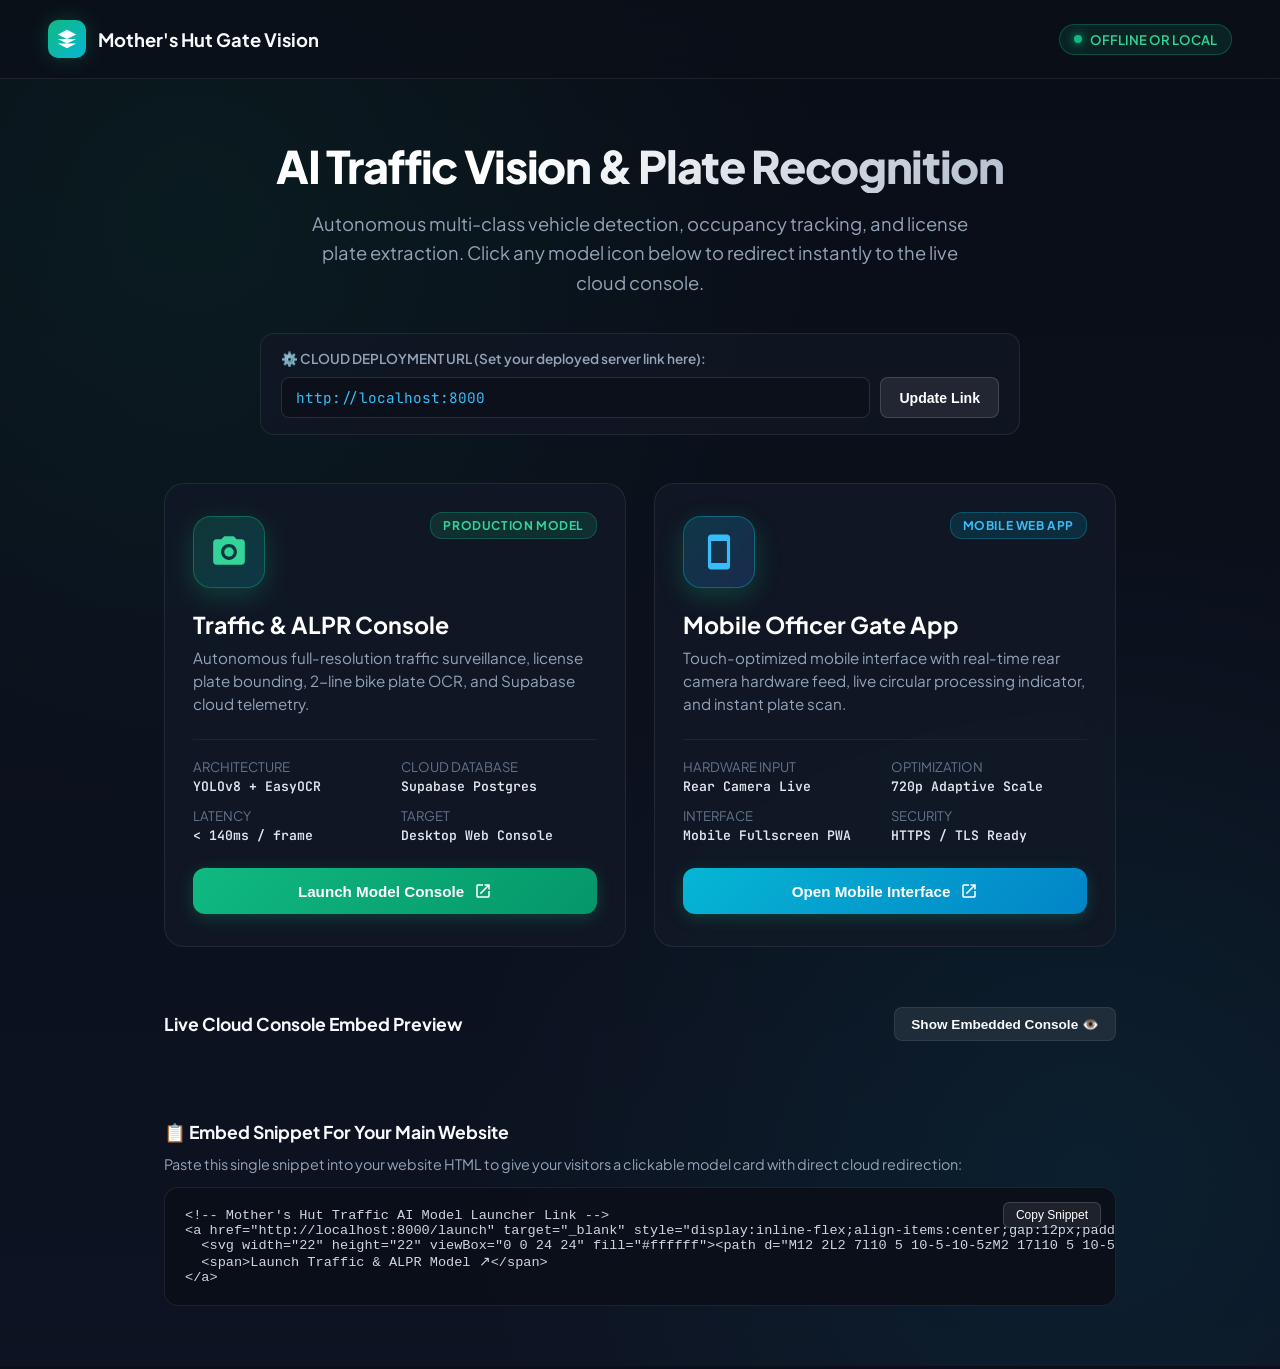
<file: website_integration/index.html>
<!DOCTYPE html>
<html lang="en">
<head>
    <meta charset="UTF-8">
    <meta name="viewport" content="width=device-width, initial-scale=1.0">
    <title>Main Website Portal | Mother's Hut Traffic AI</title>
    <link rel="preconnect" href="https://fonts.googleapis.com">
    <link rel="preconnect" href="https://fonts.gstatic.com" crossorigin>
    <link href="https://fonts.googleapis.com/css2?family=Plus+Jakarta+Sans:wght@300;400;500;600;700;800&family=JetBrains+Mono:wght@400;500;600&display=swap" rel="stylesheet">
    <style>
        :root {
            --bg-body: #0b0f19;
            --bg-card: rgba(18, 24, 38, 0.85);
            --bg-card-hover: rgba(26, 35, 54, 0.95);
            --border-card: rgba(255, 255, 255, 0.08);
            --border-active: rgba(16, 185, 129, 0.4);
            --primary: #10b981;
            --primary-glow: rgba(16, 185, 129, 0.25);
            --accent-cyan: #06b6d4;
            --accent-blue: #3b82f6;
            --text-main: #f8fafc;
            --text-muted: #94a3b8;
            --text-dim: #64748b;
        }

        * {
            box-sizing: border-box;
            margin: 0;
            padding: 0;
        }

        body {
            font-family: 'Plus Jakarta Sans', -apple-system, BlinkMacSystemFont, sans-serif;
            background-color: var(--bg-body);
            color: var(--text-main);
            min-height: 100vh;
            overflow-x: hidden;
            background-image: 
                radial-gradient(circle at 15% 15%, rgba(16, 185, 129, 0.08) 0%, transparent 40%),
                radial-gradient(circle at 85% 85%, rgba(6, 182, 212, 0.08) 0%, transparent 40%),
                linear-gradient(to bottom, #090d16, #0d1322);
        }

        /* Top Navigation */
        .navbar {
            display: flex;
            align-items: center;
            justify-content: space-between;
            padding: 20px 48px;
            border-bottom: 1px solid var(--border-card);
            backdrop-filter: blur(12px);
            position: sticky;
            top: 0;
            z-index: 50;
            background: rgba(11, 15, 25, 0.75);
        }

        .brand {
            display: flex;
            align-items: center;
            gap: 12px;
            text-decoration: none;
            color: var(--text-main);
            font-weight: 700;
            font-size: 1.15rem;
        }

        .brand-icon {
            width: 38px;
            height: 38px;
            border-radius: 10px;
            background: linear-gradient(135deg, #10b981, #06b6d4);
            display: flex;
            align-items: center;
            justify-content: center;
            box-shadow: 0 0 20px var(--primary-glow);
        }

        .brand-icon svg {
            width: 22px;
            height: 22px;
            fill: #ffffff;
        }

        .nav-links {
            display: flex;
            align-items: center;
            gap: 24px;
        }

        .cloud-badge {
            display: inline-flex;
            align-items: center;
            gap: 8px;
            padding: 6px 14px;
            background: rgba(16, 185, 129, 0.12);
            border: 1px solid rgba(16, 185, 129, 0.3);
            border-radius: 20px;
            font-size: 0.82rem;
            font-weight: 600;
            color: #34d399;
        }

        .pulse-dot {
            width: 8px;
            height: 8px;
            border-radius: 50%;
            background-color: #10b981;
            box-shadow: 0 0 10px #10b981;
            animation: pulse 1.8s infinite;
        }

        @keyframes pulse {
            0% { transform: scale(0.95); box-shadow: 0 0 0 0 rgba(16, 185, 129, 0.7); }
            70% { transform: scale(1.1); box-shadow: 0 0 0 8px rgba(16, 185, 129, 0); }
            100% { transform: scale(0.95); box-shadow: 0 0 0 0 rgba(16, 185, 129, 0); }
        }

        /* Hero Container */
        .hero {
            max-width: 1200px;
            margin: 60px auto 40px;
            padding: 0 24px;
            text-align: center;
        }

        .hero-title {
            font-size: 2.8rem;
            font-weight: 800;
            letter-spacing: -0.03em;
            line-height: 1.2;
            margin-bottom: 16px;
            background: linear-gradient(135deg, #ffffff 40%, #94a3b8 100%);
            -webkit-background-clip: text;
            -webkit-text-fill-color: transparent;
        }

        .hero-desc {
            font-size: 1.15rem;
            color: var(--text-muted);
            max-width: 680px;
            margin: 0 auto 36px;
            line-height: 1.6;
        }

        /* Server URL Config Bar */
        .config-card {
            max-width: 760px;
            margin: 0 auto 48px;
            background: rgba(18, 24, 38, 0.7);
            border: 1px solid var(--border-card);
            border-radius: 14px;
            padding: 16px 20px;
            display: flex;
            flex-direction: column;
            gap: 10px;
            text-align: left;
        }

        .config-header {
            font-size: 0.85rem;
            font-weight: 600;
            color: var(--text-muted);
            display: flex;
            align-items: center;
            justify-content: space-between;
        }

        .config-input-row {
            display: flex;
            gap: 10px;
        }

        .config-input {
            flex: 1;
            background: rgba(11, 15, 25, 0.8);
            border: 1px solid rgba(255, 255, 255, 0.12);
            border-radius: 8px;
            padding: 10px 14px;
            font-family: 'JetBrains Mono', monospace;
            font-size: 0.9rem;
            color: #38bdf8;
            outline: none;
            transition: all 0.2s;
        }

        .config-input:focus {
            border-color: var(--primary);
            box-shadow: 0 0 10px var(--primary-glow);
        }

        .config-save-btn {
            background: rgba(255, 255, 255, 0.08);
            border: 1px solid rgba(255, 255, 255, 0.15);
            color: #fff;
            padding: 10px 18px;
            border-radius: 8px;
            font-weight: 600;
            font-size: 0.88rem;
            cursor: pointer;
            transition: all 0.2s;
        }

        .config-save-btn:hover {
            background: rgba(255, 255, 255, 0.15);
        }

        /* Main Model Showcase Card */
        .models-grid {
            display: grid;
            grid-template-columns: repeat(auto-fit, minmax(360px, 1fr));
            gap: 28px;
            max-width: 1000px;
            margin: 0 auto 60px;
            padding: 0 24px;
        }

        .model-card {
            background: var(--bg-card);
            border: 1px solid var(--border-card);
            border-radius: 20px;
            padding: 32px 28px;
            text-align: left;
            position: relative;
            cursor: pointer;
            transition: all 0.3s cubic-bezier(0.16, 1, 0.3, 1);
            display: flex;
            flex-direction: column;
            backdrop-filter: blur(16px);
            text-decoration: none;
            color: inherit;
        }

        .model-card:hover {
            transform: translateY(-6px);
            background: var(--bg-card-hover);
            border-color: var(--border-active);
            box-shadow: 0 20px 40px -15px rgba(16, 185, 129, 0.25);
        }

        .model-icon-box {
            width: 72px;
            height: 72px;
            border-radius: 18px;
            background: linear-gradient(135deg, rgba(16, 185, 129, 0.2), rgba(6, 182, 212, 0.2));
            border: 1px solid rgba(16, 185, 129, 0.4);
            display: flex;
            align-items: center;
            justify-content: center;
            margin-bottom: 22px;
            box-shadow: 0 8px 24px var(--primary-glow);
            transition: transform 0.3s;
        }

        .model-card:hover .model-icon-box {
            transform: scale(1.08) rotate(2deg);
        }

        .model-icon-box svg {
            width: 38px;
            height: 38px;
            fill: #34d399;
        }

        .model-tag {
            position: absolute;
            top: 28px;
            right: 28px;
            padding: 5px 12px;
            border-radius: 12px;
            font-size: 0.75rem;
            font-weight: 700;
            text-transform: uppercase;
            letter-spacing: 0.05em;
            background: rgba(16, 185, 129, 0.15);
            color: #34d399;
            border: 1px solid rgba(16, 185, 129, 0.3);
        }

        .model-title {
            font-size: 1.45rem;
            font-weight: 700;
            margin-bottom: 8px;
            color: #ffffff;
        }

        .model-subtitle {
            font-size: 0.95rem;
            color: var(--text-muted);
            line-height: 1.5;
            margin-bottom: 24px;
            flex-grow: 1;
        }

        .model-specs {
            display: grid;
            grid-template-columns: 1fr 1fr;
            gap: 12px;
            padding-top: 18px;
            border-top: 1px solid rgba(255, 255, 255, 0.06);
            margin-bottom: 24px;
        }

        .spec-item {
            font-size: 0.82rem;
        }

        .spec-label {
            color: var(--text-dim);
            margin-bottom: 3px;
        }

        .spec-value {
            font-weight: 600;
            color: #e2e8f0;
            font-family: 'JetBrains Mono', monospace;
        }

        .launch-btn {
            display: flex;
            align-items: center;
            justify-content: center;
            gap: 10px;
            padding: 14px 20px;
            border-radius: 12px;
            background: linear-gradient(135deg, #10b981, #059669);
            color: #ffffff;
            font-weight: 700;
            font-size: 0.95rem;
            border: none;
            transition: all 0.2s;
            box-shadow: 0 4px 16px var(--primary-glow);
        }

        .launch-btn:hover {
            filter: brightness(1.1);
            box-shadow: 0 6px 24px rgba(16, 185, 129, 0.4);
        }

        .launch-btn svg {
            width: 18px;
            height: 18px;
            fill: currentColor;
            transition: transform 0.2s;
        }

        .model-card:hover .launch-btn svg {
            transform: translateX(3px) translateY(-3px);
        }

        /* Embedded Iframe Preview Option */
        .preview-section {
            max-width: 1000px;
            margin: 0 auto 80px;
            padding: 0 24px;
        }

        .preview-header {
            display: flex;
            align-items: center;
            justify-content: space-between;
            margin-bottom: 16px;
        }

        .preview-toggle-btn {
            background: rgba(255, 255, 255, 0.08);
            border: 1px solid var(--border-card);
            color: var(--text-main);
            padding: 8px 16px;
            border-radius: 8px;
            font-size: 0.85rem;
            font-weight: 600;
            cursor: pointer;
            transition: all 0.2s;
        }

        .preview-toggle-btn:hover {
            background: rgba(255, 255, 255, 0.14);
        }

        .iframe-container {
            width: 100%;
            height: 680px;
            border-radius: 16px;
            border: 1px solid var(--border-card);
            overflow: hidden;
            background: #000;
            display: none;
            box-shadow: 0 24px 60px rgba(0, 0, 0, 0.6);
        }

        .iframe-container iframe {
            width: 100%;
            height: 100%;
            border: none;
        }

        /* Integration Code Box */
        .code-section {
            max-width: 1000px;
            margin: 0 auto 60px;
            padding: 0 24px;
            text-align: left;
        }

        .code-box {
            background: rgba(11, 15, 25, 0.9);
            border: 1px solid var(--border-card);
            border-radius: 14px;
            padding: 20px;
            font-family: 'JetBrains Mono', monospace;
            font-size: 0.85rem;
            color: #cbd5e1;
            position: relative;
            overflow-x: auto;
        }

        .copy-snippet-btn {
            position: absolute;
            top: 14px;
            right: 14px;
            background: rgba(255, 255, 255, 0.08);
            border: 1px solid rgba(255, 255, 255, 0.15);
            color: #fff;
            padding: 5px 12px;
            border-radius: 6px;
            font-size: 0.75rem;
            cursor: pointer;
        }

        .copy-snippet-btn:hover {
            background: var(--primary);
        }

        @media (max-width: 768px) {
            .navbar { padding: 16px 20px; }
            .hero-title { font-size: 2.1rem; }
            .models-grid { grid-template-columns: 1fr; }
            .config-input-row { flex-direction: column; }
        }
    </style>
</head>
<body>

    <!-- Top Navigation -->
    <nav class="navbar">
        <a href="#" class="brand">
            <div class="brand-icon">
                <svg viewBox="0 0 24 24"><path d="M12 2L2 7l10 5 10-5-10-5zM2 17l10 5 10-5M2 12l10 5 10-5"/></svg>
            </div>
            <span>Mother's Hut Gate Vision</span>
        </a>
        <div class="nav-links">
            <div class="cloud-badge">
                <span class="pulse-dot"></span>
                <span id="serverStatusText">CLOUD SERVER ACTIVE</span>
            </div>
        </div>
    </nav>

    <!-- Hero Section -->
    <section class="hero">
        <h1 class="hero-title">AI Traffic Vision & Plate Recognition</h1>
        <p class="hero-desc">
            Autonomous multi-class vehicle detection, occupancy tracking, and license plate extraction. Click any model icon below to redirect instantly to the live cloud console.
        </p>

        <!-- Dynamic Server Target URL Config -->
        <div class="config-card">
            <div class="config-header">
                <span>⚙️ CLOUD DEPLOYMENT URL (Set your deployed server link here):</span>
                <span id="savedIndicator" style="color: #34d399; display: none;">Saved!</span>
            </div>
            <div class="config-input-row">
                <input type="text" id="cloudServerInput" class="config-input" value="http://localhost:8000" placeholder="https://your-cloud-app.railway.app or onrender.com">
                <button class="config-save-btn" onclick="saveCloudUrl()">Update Link</button>
            </div>
        </div>
    </section>

    <!-- Model Showcase Cards -->
    <div class="models-grid">

        <!-- Model 1: Desktop Gate Operations Console -->
        <a id="desktopCardLink" href="http://localhost:8000" target="_blank" class="model-card">
            <span class="model-tag">Production Model</span>
            <div class="model-icon-box">
                <!-- Camera / AI Vision Icon -->
                <svg viewBox="0 0 24 24">
                    <path d="M12 15a3 3 0 100-6 3 3 0 000 6z"/>
                    <path d="M20 4h-3.17L15 2H9L7.17 4H4c-1.1 0-2 .9-2 2v12c0 1.1.9 2 2 2h16c1.1 0 2-.9 2-2V6c0-1.1-.9-2-2-2zm-8 13c-2.76 0-5-2.24-5-5s2.24-5 5-5 5 2.24 5 5-2.24 5-5 5z"/>
                </svg>
            </div>
            <h2 class="model-title">Traffic & ALPR Console</h2>
            <p class="model-subtitle">
                Autonomous full-resolution traffic surveillance, license plate bounding, 2-line bike plate OCR, and Supabase cloud telemetry.
            </p>
            <div class="model-specs">
                <div class="spec-item">
                    <div class="spec-label">ARCHITECTURE</div>
                    <div class="spec-value">YOLOv8 + EasyOCR</div>
                </div>
                <div class="spec-item">
                    <div class="spec-label">CLOUD DATABASE</div>
                    <div class="spec-value">Supabase Postgres</div>
                </div>
                <div class="spec-item">
                    <div class="spec-label">LATENCY</div>
                    <div class="spec-value">&lt; 140ms / frame</div>
                </div>
                <div class="spec-item">
                    <div class="spec-label">TARGET</div>
                    <div class="spec-value">Desktop Web Console</div>
                </div>
            </div>
            <button class="launch-btn" type="button">
                <span>Launch Model Console</span>
                <svg viewBox="0 0 24 24"><path d="M19 19H5V5h7V3H5c-1.11 0-2 .9-2 2v14c0 1.1.89 2 2 2h14c1.1 0 2-.9 2-2v-7h-2v7zM14 3v2h3.59l-9.83 9.83 1.41 1.41L19 6.41V10h2V3h-7z"/></svg>
            </button>
        </a>

        <!-- Model 2: Mobile Back Camera PWA -->
        <a id="mobileCardLink" href="http://localhost:8000/mobile" target="_blank" class="model-card">
            <span class="model-tag" style="background: rgba(6, 182, 212, 0.15); color: #38bdf8; border-color: rgba(6, 182, 212, 0.3);">Mobile Web App</span>
            <div class="model-icon-box" style="background: linear-gradient(135deg, rgba(6, 182, 212, 0.2), rgba(59, 130, 246, 0.2)); border-color: rgba(6, 182, 212, 0.4);">
                <!-- Smartphone / Mobile Camera Icon -->
                <svg viewBox="0 0 24 24" style="fill: #38bdf8;">
                    <path d="M17 1.01L7 1c-1.1 0-2 .9-2 2v18c0 1.1.9 2 2 2h10c1.1 0 2-.9 2-2V3c0-1.1-.9-1.99-2-1.99zM17 19H7V5h10v14z"/>
                </svg>
            </div>
            <h2 class="model-title">Mobile Officer Gate App</h2>
            <p class="model-subtitle">
                Touch-optimized mobile interface with real-time rear camera hardware feed, live circular processing indicator, and instant plate scan.
            </p>
            <div class="model-specs">
                <div class="spec-item">
                    <div class="spec-label">HARDWARE INPUT</div>
                    <div class="spec-value">Rear Camera Live</div>
                </div>
                <div class="spec-item">
                    <div class="spec-label">OPTIMIZATION</div>
                    <div class="spec-value">720p Adaptive Scale</div>
                </div>
                <div class="spec-item">
                    <div class="spec-label">INTERFACE</div>
                    <div class="spec-value">Mobile Fullscreen PWA</div>
                </div>
                <div class="spec-item">
                    <div class="spec-label">SECURITY</div>
                    <div class="spec-value">HTTPS / TLS Ready</div>
                </div>
            </div>
            <button class="launch-btn" style="background: linear-gradient(135deg, #06b6d4, #0284c7);" type="button">
                <span>Open Mobile Interface</span>
                <svg viewBox="0 0 24 24"><path d="M19 19H5V5h7V3H5c-1.11 0-2 .9-2 2v14c0 1.1.89 2 2 2h14c1.1 0 2-.9 2-2v-7h-2v7zM14 3v2h3.59l-9.83 9.83 1.41 1.41L19 6.41V10h2V3h-7z"/></svg>
            </button>
        </a>

    </div>

    <!-- Live Preview Frame Toggle -->
    <section class="preview-section">
        <div class="preview-header">
            <h3 style="font-size: 1.1rem; font-weight: 700;">Live Cloud Console Embed Preview</h3>
            <button class="preview-toggle-btn" onclick="toggleEmbedPreview()">Show Embedded Console 👁️</button>
        </div>
        <div id="embedContainer" class="iframe-container">
            <iframe id="previewIframe" src="" loading="lazy"></iframe>
        </div>
    </section>

    <!-- Ready-to-paste Code Snippet for User's Website -->
    <section class="code-section">
        <h3 style="font-size: 1.1rem; font-weight: 700; margin-bottom: 12px;">📋 Embed Snippet For Your Main Website</h3>
        <p style="color: var(--text-muted); font-size: 0.9rem; margin-bottom: 14px;">
            Paste this single snippet into your website HTML to give your visitors a clickable model card with direct cloud redirection:
        </p>
        <div class="code-box">
            <button class="copy-snippet-btn" onclick="copySnippet()">Copy Snippet</button>
            <pre id="snippetCode">&lt;!-- Mother's Hut Traffic AI Model Launcher Link --&gt;
&lt;a href="YOUR_CLOUD_SERVER_URL/launch" target="_blank" style="display:inline-flex;align-items:center;gap:12px;padding:12px 24px;background:#10b981;color:#fff;text-decoration:none;border-radius:10px;font-weight:bold;font-family:sans-serif;"&gt;
  &lt;span&gt;🚀 Launch AI Traffic Model&lt;/span&gt;
&lt;/a&gt;</pre>
        </div>
    </section>

    <script>
        const STORAGE_KEY = "mothers_hut_cloud_server_url";

        function getBaseUrl() {
            return localStorage.getItem(STORAGE_KEY) || (window.location.origin.includes(":8000") ? window.location.origin : "http://localhost:8000");
        }

        function updateCardLinks() {
            const baseUrl = getBaseUrl().replace(/\/$/, "");
            document.getElementById("cloudServerInput").value = baseUrl;
            document.getElementById("desktopCardLink").href = baseUrl + "/";
            document.getElementById("mobileCardLink").href = baseUrl + "/mobile";
            
            // Update snippet
            document.getElementById("snippetCode").textContent = 
`<!-- Mother's Hut Traffic AI Model Launcher Link -->
<a href="${baseUrl}/launch" target="_blank" style="display:inline-flex;align-items:center;gap:12px;padding:14px 24px;background:linear-gradient(135deg, #10b981, #06b6d4);color:#ffffff;text-decoration:none;border-radius:12px;font-weight:700;font-family:system-ui,sans-serif;box-shadow:0 4px 14px rgba(16,185,129,0.35);">
  <svg width="22" height="22" viewBox="0 0 24 24" fill="#ffffff"><path d="M12 2L2 7l10 5 10-5-10-5zM2 17l10 5 10-5M2 12l10 5 10-5"/></svg>
  <span>Launch Traffic & ALPR Model ↗</span>
</a>`;

            // Check health
            checkCloudHealth(baseUrl);
        }

        function saveCloudUrl() {
            let inputUrl = document.getElementById("cloudServerInput").value.trim().replace(/\/$/, "");
            if (!inputUrl.startsWith("http://") && !inputUrl.startsWith("https://")) {
                inputUrl = "https://" + inputUrl;
            }
            localStorage.setItem(STORAGE_KEY, inputUrl);
            updateCardLinks();

            const ind = document.getElementById("savedIndicator");
            ind.style.display = "inline";
            setTimeout(() => { ind.style.display = "none"; }, 2500);
        }

        async function checkCloudHealth(url) {
            const statusText = document.getElementById("serverStatusText");
            try {
                const res = await fetch(url + "/api/health", { method: "GET", mode: "cors" });
                if (res.ok) {
                    statusText.textContent = "CLOUD SERVER ONLINE";
                    statusText.parentElement.style.borderColor = "rgba(16, 185, 129, 0.4)";
                } else {
                    statusText.textContent = "SERVER REACHABLE";
                }
            } catch (e) {
                statusText.textContent = "OFFLINE OR LOCAL";
            }
        }

        function toggleEmbedPreview() {
            const container = document.getElementById("embedContainer");
            const iframe = document.getElementById("previewIframe");
            const btn = document.querySelector(".preview-toggle-btn");
            const baseUrl = getBaseUrl().replace(/\/$/, "");

            if (container.style.display === "block") {
                container.style.display = "none";
                btn.textContent = "Show Embedded Console 👁️";
            } else {
                container.style.display = "block";
                iframe.src = baseUrl + "/";
                btn.textContent = "Hide Embedded Console ✕";
            }
        }

        function copySnippet() {
            const code = document.getElementById("snippetCode").textContent;
            navigator.clipboard.writeText(code).then(() => {
                const btn = document.querySelector(".copy-snippet-btn");
                btn.textContent = "Copied! ✓";
                setTimeout(() => { btn.textContent = "Copy Snippet"; }, 2000);
            });
        }

        window.addEventListener("DOMContentLoaded", updateCardLinks);
    </script>
</body>
</html>
</file>
